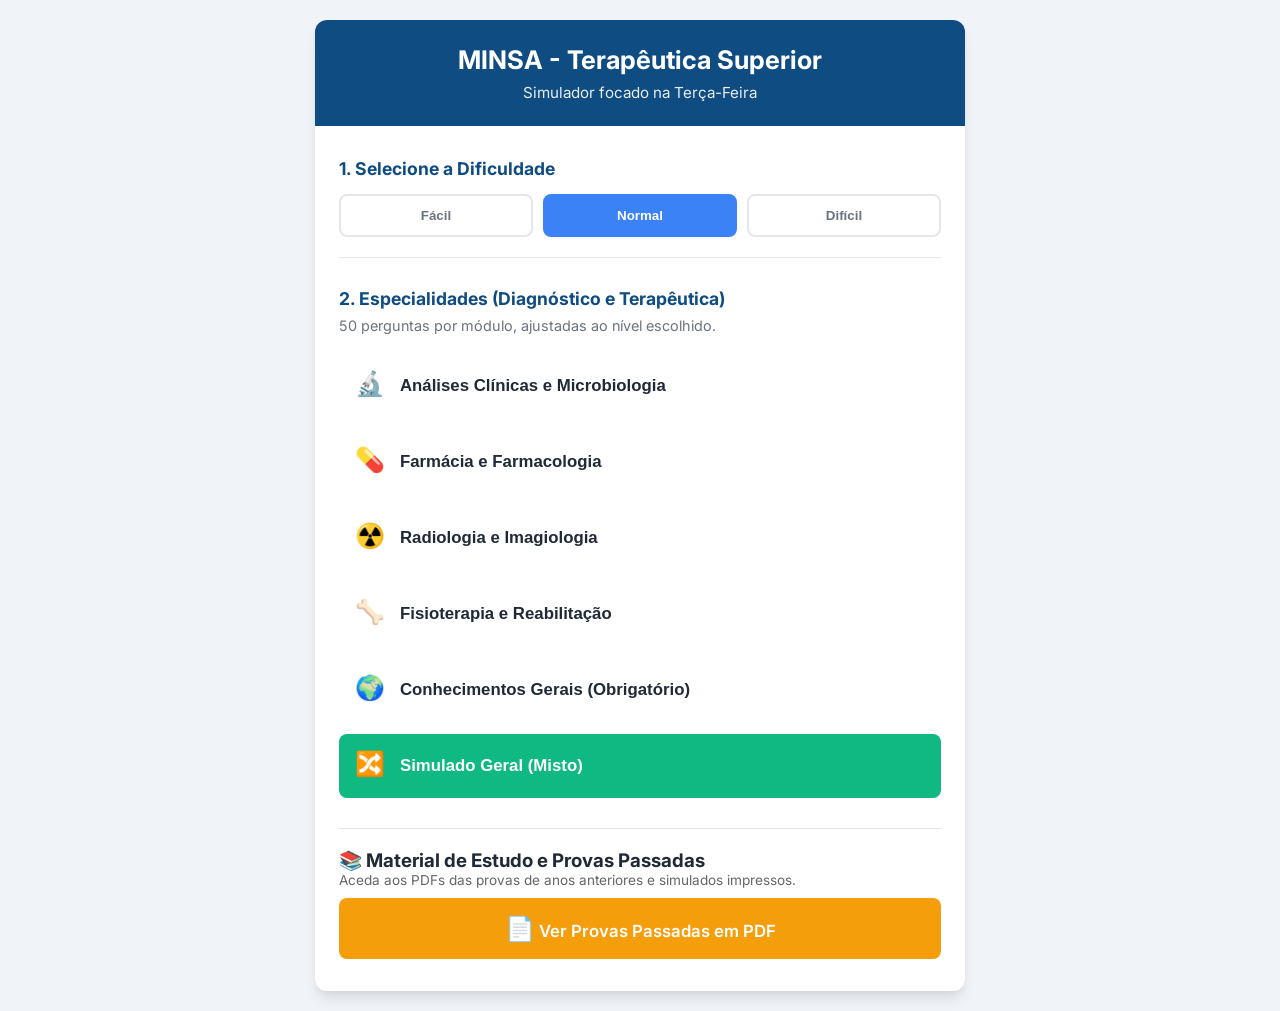
<file: index.html>
<!DOCTYPE html>
<html lang="pt">
<head>
    <meta charset="UTF-8">
    <meta name="viewport" content="width=device-width, initial-scale=1.0">
    <title>Quiz MINSA - Terapêutica Superior</title>
    <link rel="stylesheet" href="style.css">
    <link href="https://fonts.googleapis.com/css2?family=Inter:wght@400;500;600;700&display=swap" rel="stylesheet">
</head>
<body>
    <div class="app-container">
        <header>
            <h1>MINSA - Terapêutica Superior</h1>
            <p id="header-desc">Simulador focado na Terça-Feira</p>
            <button id="back-home-btn" class="btn secondary" style="display: none; margin-top: 10px;">Voltar ao Menu</button>
        </header>

        <main id="quiz-container">
            <!-- Home / Menu Screen -->
            <div id="home-screen" class="screen active">
                
                <div class="difficulty-section">
                    <h3>1. Selecione a Dificuldade</h3>
                    <div class="diff-buttons">
                        <button class="btn-diff" data-diff="facil">Fácil</button>
                        <button class="btn-diff active" data-diff="normal">Normal</button>
                        <button class="btn-diff" data-diff="dificil">Difícil</button>
                    </div>
                </div>

                <div class="module-section">
                    <h3>2. Especialidades (Diagnóstico e Terapêutica)</h3>
                    <p style="margin-bottom: 20px; color: var(--text-muted); font-size: 0.9rem;">
                        50 perguntas por módulo, ajustadas ao nível escolhido.
                    </p>
                    <div class="module-grid">
                        <button class="btn module-btn" data-module="analises">
                            <span class="icon">🔬</span> Análises Clínicas e Microbiologia
                        </button>
                        <button class="btn module-btn" data-module="farmacia">
                            <span class="icon">💊</span> Farmácia e Farmacologia
                        </button>
                        <button class="btn module-btn" data-module="radiologia">
                            <span class="icon">☢️</span> Radiologia e Imagiologia
                        </button>
                        <button class="btn module-btn" data-module="fisioterapia">
                            <span class="icon">🦴</span> Fisioterapia e Reabilitação
                        </button>
                        <button class="btn module-btn" data-module="gerais">
                            <span class="icon">🌍</span> Conhecimentos Gerais (Obrigatório)
                        </button>
                        <button class="btn module-btn" data-module="misto" style="background-color: #10b981; color: white;">
                            <span class="icon">🔀</span> Simulado Geral (Misto)
                        </button>
                    </div>
                </div>

                <div class="pdf-section" style="margin-top: 30px; padding-top: 20px; border-top: 1px solid var(--border-color);">
                    <h3>📚 Material de Estudo e Provas Passadas</h3>
                    <p style="font-size: 0.85rem; color: #666; margin-bottom: 10px;">Aceda aos PDFs das provas de anos anteriores e simulados impressos.</p>
                    <a href="provas_antigas.html" target="_blank" class="btn" style="background-color: #f59e0b; color: white; display: inline-block; text-align: center; text-decoration: none;">
                        <span class="icon">📄</span> Ver Provas Passadas em PDF
                    </a>
                </div>
            </div>

            <!-- Question Screen -->
            <div id="question-screen" class="screen">
                <div class="progress-bar">
                    <div id="progress-fill"></div>
                </div>
                <div class="question-header-info">
                    <p id="question-tracker">Pergunta 1</p>
                    <span id="difficulty-badge" class="badge">Normal</span>
                </div>
                <h2 id="question-text">Texto da Pergunta</h2>
                <p id="question-hint" class="hint"></p>
                
                <div id="options-container" class="options-container"></div>

                <button id="next-btn" class="btn primary" disabled>Avançar</button>
            </div>

            <!-- Result Screen -->
            <div id="result-screen" class="screen">
                <h2>Resultado Final</h2>
                <div class="score-card">
                    <div class="score-item">
                        <span class="score-label">Pontuação</span>
                        <span id="final-score" class="score-value highlight">0%</span>
                    </div>
                    <div class="score-details">
                        <div class="detail-item correct">
                            <span class="icon">✓</span>
                            <span>Acertos: <strong id="correct-count">0</strong></span>
                        </div>
                        <div class="detail-item incorrect">
                            <span class="icon">✗</span>
                            <span>Erros: <strong id="incorrect-count">0</strong></span>
                        </div>
                    </div>
                </div>
                <p id="result-message"></p>
                <button id="retry-btn" class="btn primary">Repetir este Módulo</button>
            </div>
        </main>
    </div>
    <script src="data.js"></script>
    <script src="app.js"></script>
</body>
</html>
</file>
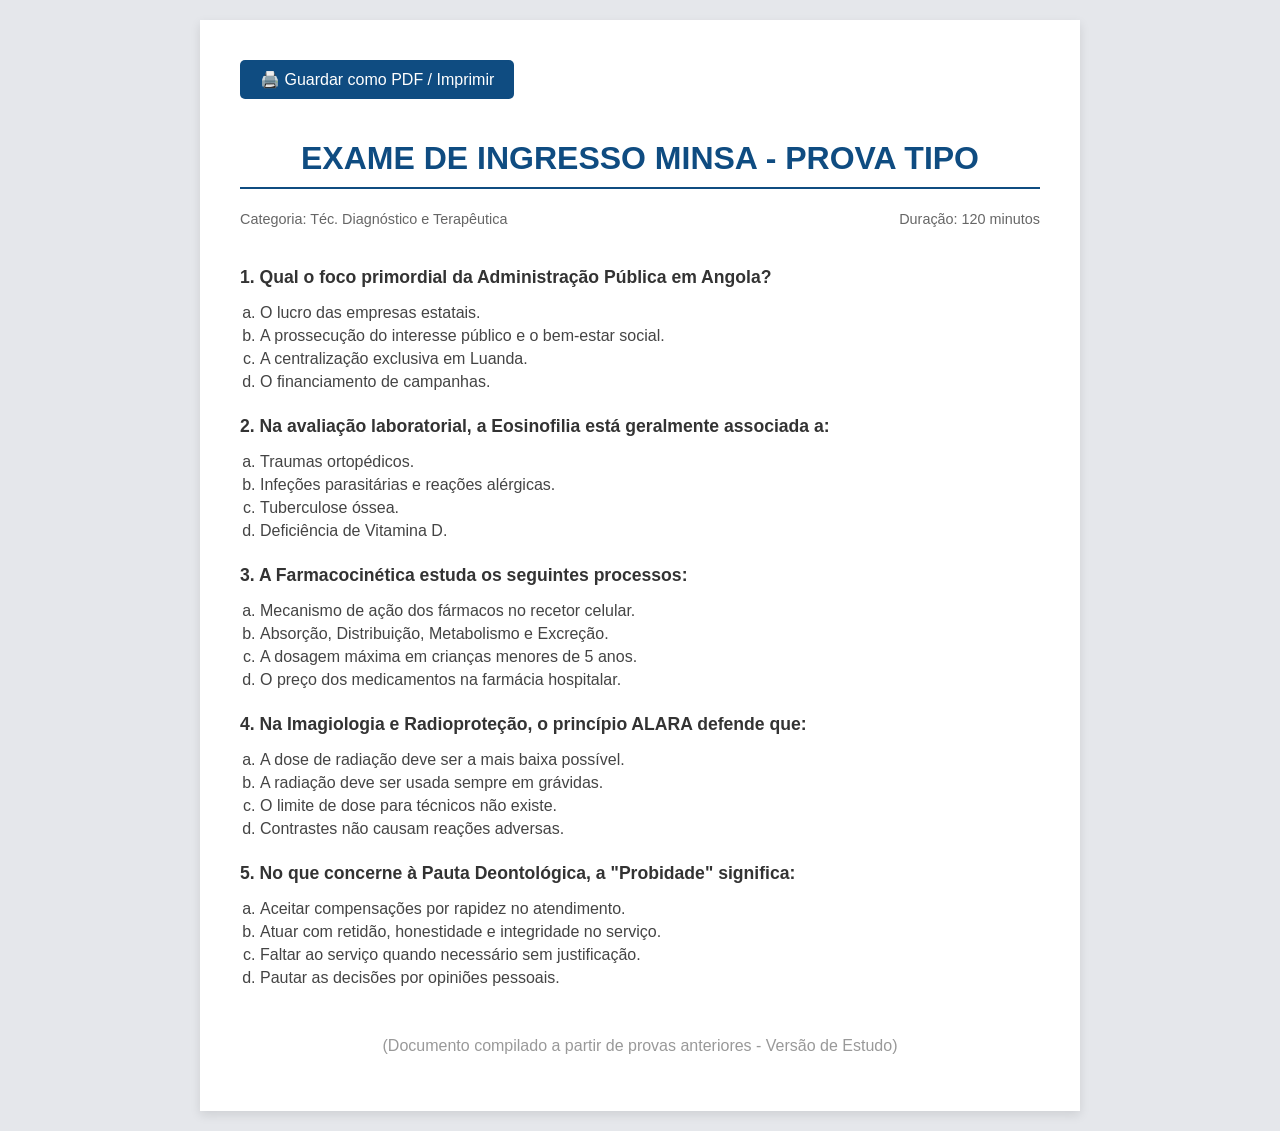
<file: provas_antigas.html>
<!DOCTYPE html>
<html lang="pt">
<head>
    <meta charset="UTF-8">
    <meta name="viewport" content="width=device-width, initial-scale=1.0">
    <title>Provas Passadas - MINSA</title>
    <style>
        body { font-family: 'Arial', sans-serif; background: #e5e7eb; margin: 0; padding: 20px; }
        .container { max-width: 800px; margin: 0 auto; background: white; padding: 40px; box-shadow: 0 4px 10px rgba(0,0,0,0.1); }
        h1 { color: #0f4c81; text-align: center; border-bottom: 2px solid #0f4c81; padding-bottom: 10px; }
        .pdf-header { display: flex; justify-content: space-between; color: #666; font-size: 0.9rem; margin-bottom: 40px; }
        .question { margin-bottom: 25px; }
        .question h3 { font-size: 1.1rem; color: #333; margin-bottom: 10px; }
        .options { list-style-type: lower-alpha; padding-left: 20px; }
        .options li { margin-bottom: 5px; color: #444; }
        @media print {
            body { background: white; }
            .container { box-shadow: none; padding: 0; }
            .no-print { display: none; }
        }
        .btn { display: inline-block; background: #0f4c81; color: white; padding: 10px 20px; text-decoration: none; border-radius: 5px; margin-bottom: 20px; }
    </style>
</head>
<body>
    <div class="container">
        <a href="javascript:window.print()" class="btn no-print">🖨️ Guardar como PDF / Imprimir</a>
        
        <h1>EXAME DE INGRESSO MINSA - PROVA TIPO</h1>
        <div class="pdf-header">
            <span>Categoria: Téc. Diagnóstico e Terapêutica</span>
            <span>Duração: 120 minutos</span>
        </div>

        <div class="question">
            <h3>1. Qual o foco primordial da Administração Pública em Angola?</h3>
            <ul class="options">
                <li>O lucro das empresas estatais.</li>
                <li>A prossecução do interesse público e o bem-estar social.</li>
                <li>A centralização exclusiva em Luanda.</li>
                <li>O financiamento de campanhas.</li>
            </ul>
        </div>

        <div class="question">
            <h3>2. Na avaliação laboratorial, a Eosinofilia está geralmente associada a:</h3>
            <ul class="options">
                <li>Traumas ortopédicos.</li>
                <li>Infeções parasitárias e reações alérgicas.</li>
                <li>Tuberculose óssea.</li>
                <li>Deficiência de Vitamina D.</li>
            </ul>
        </div>

        <div class="question">
            <h3>3. A Farmacocinética estuda os seguintes processos:</h3>
            <ul class="options">
                <li>Mecanismo de ação dos fármacos no recetor celular.</li>
                <li>Absorção, Distribuição, Metabolismo e Excreção.</li>
                <li>A dosagem máxima em crianças menores de 5 anos.</li>
                <li>O preço dos medicamentos na farmácia hospitalar.</li>
            </ul>
        </div>

        <div class="question">
            <h3>4. Na Imagiologia e Radioproteção, o princípio ALARA defende que:</h3>
            <ul class="options">
                <li>A dose de radiação deve ser a mais baixa possível.</li>
                <li>A radiação deve ser usada sempre em grávidas.</li>
                <li>O limite de dose para técnicos não existe.</li>
                <li>Contrastes não causam reações adversas.</li>
            </ul>
        </div>
        
        <div class="question">
            <h3>5. No que concerne à Pauta Deontológica, a "Probidade" significa:</h3>
            <ul class="options">
                <li>Aceitar compensações por rapidez no atendimento.</li>
                <li>Atuar com retidão, honestidade e integridade no serviço.</li>
                <li>Faltar ao serviço quando necessário sem justificação.</li>
                <li>Pautar as decisões por opiniões pessoais.</li>
            </ul>
        </div>
        
        <p style="text-align: center; margin-top: 50px; color: #999;">(Documento compilado a partir de provas anteriores - Versão de Estudo)</p>
    </div>
</body>
</html>
</file>
<file: style.css>
:root {
    --bg-color: #f0f4f8;
    --card-bg: #ffffff;
    --text-main: #1f2937;
    --text-muted: #6b7280;
    --primary: #0f4c81;
    --primary-hover: #0a355c;
    --border-color: #e5e7eb;
    --correct-bg: #d1fae5;
    --correct-text: #065f46;
    --correct-border: #10b981;
    --incorrect-bg: #fee2e2;
    --incorrect-text: #991b1b;
    --incorrect-border: #ef4444;
    --diff-facil: #10b981;
    --diff-normal: #3b82f6;
    --diff-dificil: #ef4444;
    --radius: 12px;
}

* { box-sizing: border-box; margin: 0; padding: 0; }

body { font-family: 'Inter', sans-serif; background-color: var(--bg-color); color: var(--text-main); display: flex; justify-content: center; align-items: center; min-height: 100vh; padding: 20px; }

.app-container { background: var(--card-bg); max-width: 650px; width: 100%; border-radius: var(--radius); box-shadow: 0 10px 15px -3px rgba(0, 0, 0, 0.1), 0 4px 6px -2px rgba(0, 0, 0, 0.05); overflow: hidden; display: flex; flex-direction: column; }

header { background-color: var(--primary); color: white; padding: 24px; text-align: center; position: relative; }
header h1 { font-size: 1.6rem; margin-bottom: 8px; }
header p { font-size: 0.95rem; opacity: 0.9; }

.btn.secondary { background-color: transparent; border: 1px solid white; color: white; padding: 8px 16px; font-size: 0.85rem; border-radius: 6px; cursor: pointer; transition: background 0.3s; }
.btn.secondary:hover { background-color: rgba(255,255,255,0.2); }

main { padding: 32px 24px; flex: 1; }

.screen { display: none; }
.screen.active { display: block; animation: fadeIn 0.4s ease; }
@keyframes fadeIn { from { opacity: 0; transform: translateY(10px); } to { opacity: 1; transform: translateY(0); } }

/* Difficulty UI */
.difficulty-section { margin-bottom: 30px; padding-bottom: 20px; border-bottom: 1px solid var(--border-color); }
.difficulty-section h3 { margin-bottom: 15px; font-size: 1.1rem; color: var(--primary); }
.diff-buttons { display: flex; gap: 10px; }
.btn-diff { flex: 1; padding: 12px; border: 2px solid var(--border-color); background: white; border-radius: 8px; font-weight: 600; cursor: pointer; transition: all 0.2s; color: var(--text-muted); }
.btn-diff[data-diff="facil"].active { border-color: var(--diff-facil); background: var(--diff-facil); color: white; }
.btn-diff[data-diff="normal"].active { border-color: var(--diff-normal); background: var(--diff-normal); color: white; }
.btn-diff[data-diff="dificil"].active { border-color: var(--diff-dificil); background: var(--diff-dificil); color: white; }

.module-section h3 { margin-bottom: 8px; font-size: 1.1rem; color: var(--primary); }
.module-grid { display: flex; flex-direction: column; gap: 12px; }
.module-btn { display: flex; align-items: center; justify-content: flex-start; padding: 16px 20px; font-size: 1.05rem; background-color: white; border: 2px solid var(--border-color); color: var(--text-main); border-radius: 10px; text-align: left; transition: all 0.2s; }
.module-btn .icon { font-size: 1.5rem; margin-right: 15px; }
.module-btn:hover { border-color: var(--primary); box-shadow: 0 4px 6px rgba(0,0,0,0.05); transform: translateY(-2px); }

.progress-bar { width: 100%; height: 8px; background-color: var(--border-color); border-radius: 4px; margin-bottom: 16px; overflow: hidden; }
#progress-fill { height: 100%; background-color: var(--primary); width: 0%; transition: width 0.3s ease; }

.question-header-info { display: flex; justify-content: space-between; align-items: center; margin-bottom: 8px; }
#question-tracker { font-size: 0.875rem; color: var(--text-muted); font-weight: 600; text-transform: uppercase; letter-spacing: 0.5px; }
.badge { padding: 4px 10px; border-radius: 20px; font-size: 0.75rem; font-weight: bold; color: white; }
.badge.facil { background-color: var(--diff-facil); }
.badge.normal { background-color: var(--diff-normal); }
.badge.dificil { background-color: var(--diff-dificil); }

#question-text { font-size: 1.25rem; margin-bottom: 8px; line-height: 1.5; color: #111827; }
.hint { font-size: 0.85rem; color: var(--text-muted); margin-bottom: 24px; font-style: italic; }

.options-container { display: flex; flex-direction: column; gap: 12px; margin-bottom: 24px; }
.option-label { display: flex; align-items: center; padding: 16px; border: 2px solid var(--border-color); border-radius: 8px; cursor: pointer; transition: all 0.2s ease; background-color: var(--card-bg); font-size: 1.05rem; line-height: 1.4; }
.option-label:hover { border-color: #93c5fd; background-color: #f8fafc; }
.option-label input { margin-right: 15px; transform: scale(1.3); cursor: pointer; flex-shrink: 0; }
.option-label.selected { border-color: var(--primary); background-color: #eff6ff; }
.option-label.correct { border-color: var(--correct-border); background-color: var(--correct-bg); color: var(--correct-text); font-weight: 500; }
.option-label.incorrect { border-color: var(--incorrect-border); background-color: var(--incorrect-bg); color: var(--incorrect-text); }

.btn { width: 100%; padding: 16px; font-size: 1.05rem; font-weight: 600; border: none; border-radius: 8px; cursor: pointer; transition: background-color 0.2s; }
.btn.primary { background-color: var(--primary); color: white; }
.btn.primary:hover:not(:disabled) { background-color: var(--primary-hover); }
.btn:disabled { background-color: #9ca3af; cursor: not-allowed; opacity: 0.7; }

#result-screen { text-align: center; }
.score-card { background-color: var(--bg-color); border: 1px solid var(--border-color); border-radius: var(--radius); padding: 24px; margin: 24px 0; }
.score-item { display: flex; flex-direction: column; margin-bottom: 24px; }
.score-label { font-size: 1.1rem; color: var(--text-muted); text-transform: uppercase; font-weight: 600; letter-spacing: 1px;}
.score-value { font-size: 3.5rem; font-weight: 800; color: var(--primary); }
.score-details { display: flex; justify-content: space-around; border-top: 1px solid var(--border-color); padding-top: 24px; }
.detail-item { display: flex; flex-direction: column; align-items: center; font-size: 1.1rem; }
.detail-item.correct { color: var(--correct-text); }
.detail-item.incorrect { color: var(--incorrect-text); }
.icon { font-size: 1.5rem; margin-bottom: 4px; }
#result-message { font-size: 1.1rem; margin-bottom: 24px; font-weight: 500; }
footer { text-align: center; padding: 16px; border-top: 1px solid var(--border-color); font-size: 0.8rem; color: var(--text-muted); }

@media (max-width: 480px) {
    .app-container { border-radius: 0; box-shadow: none; min-height: 100vh; }
    body { padding: 0; align-items: flex-start; }
    main { padding: 20px 16px; }
    header { padding: 20px 16px; }
}
</file>
